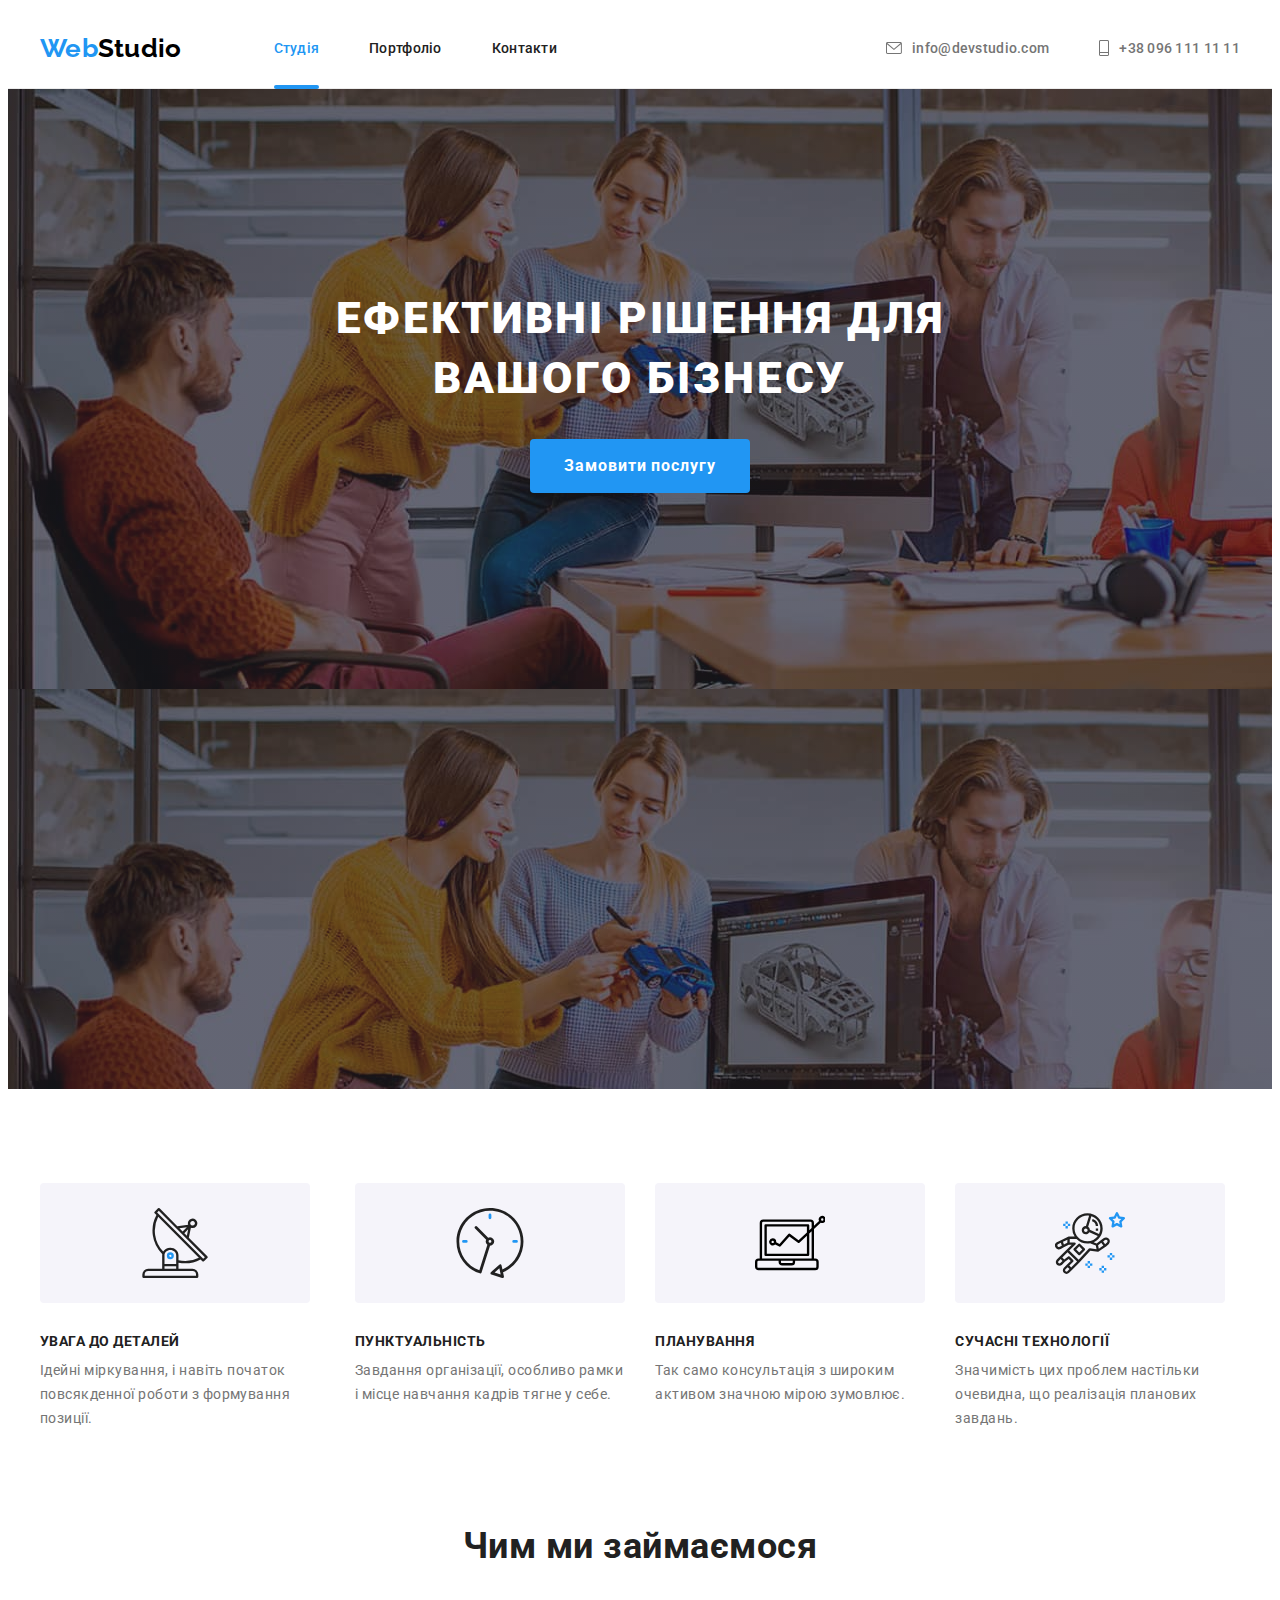
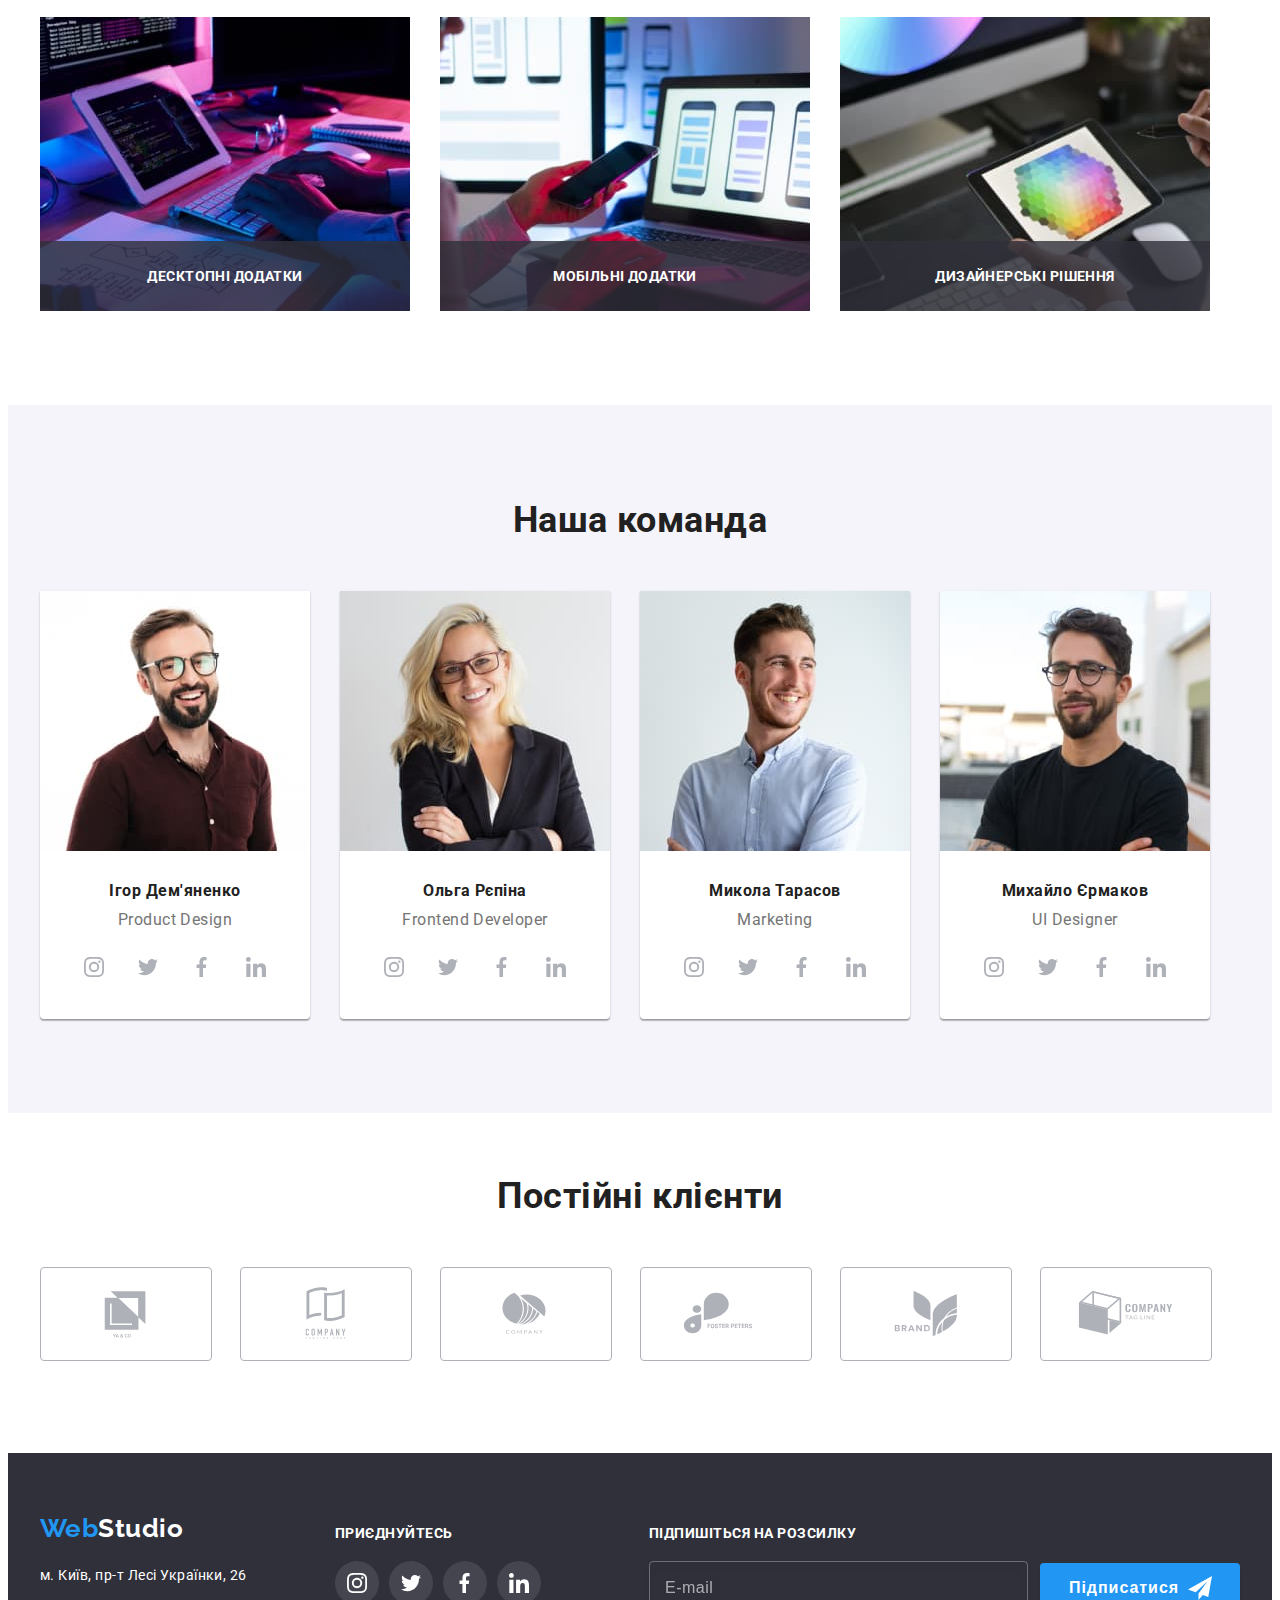
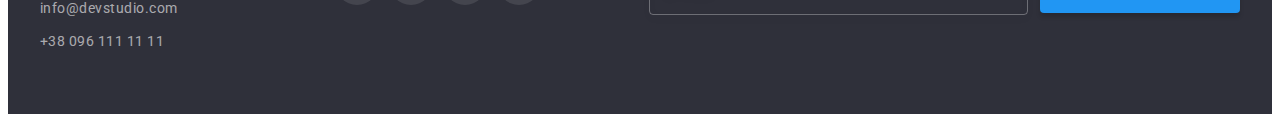
<file: index.html>
<!DOCTYPE html>
<html lang="uk">

<head>
  <meta charset="UTF-8">
  <meta http-equiv="X-UA-Compatible" content="IE=edge">
  <meta name="viewport" content="width=device-width, initial-scale=1.0">
  <title>Document</title>
  <link rel="stylesheet" href="https://cdnjs.cloudflare.com/ajax/libs/modern-normalize/1.1.0/modern-normalize.min.css"
    integrity="sha512-wpPYUAdjBVSE4KJnH1VR1HeZfpl1ub8YT/NKx4PuQ5NmX2tKuGu6U/JRp5y+Y8XG2tV+wKQpNHVUX03MfMFn9Q=="
    crossorigin="anonymous" referrerpolicy="no-referrer" />
  <link href="https://fonts.googleapis.com/css2?family=Raleway:wght@700&family=Roboto:wght@400;500;700;900&display=swap"
    rel="stylesheet">
  <link rel="stylesheet" href="./css/styles.css">
</head>

<body>
  <header class="header">
    <div class="container-nav container">
      <nav class="nav">
        <a class="logo link" href="./index.html" lang="en">Web<span class="logo-header-studio">Studio</span></a>
        <ul class="list nav-list">
          <li class="nav-item"><a class="link header-nav current" href="./index.html">Студія</a></li>
          <li class="nav-item"><a class="link header-nav" href="./portfolio.html">Портфоліо</a></li>
          <li class="nav-item"><a class="link header-nav" href="#footer">Контакти</a></li>
        </ul>
        <ul class="list header-contacts">
          <li class="header-contact-item"><a class="link link-contacts" href="mailto:info@devstudio.com"> <svg
                class="header-icon" width="16" height="12">
                <use href="./images/symbol-defs.svg#icon-mail"></use>
              </svg> info@devstudio.com</a></li>
          <li class="header-contact-item"><a class="link link-contacts" href="tel:+380961111111"> <svg
                class="header-icon" width="10" height="16">
                <use href="./images/symbol-defs.svg#icon-phone"></use>
              </svg> +38 096 111 11 11</a></li>
        </ul>
      </nav>
    </div>
  </header>

  <main>
    <section class="hero section">
      <div class="container">
        <h1 class="title-hero"> Ефективні рішення для <br> вашого бізнесу </h1>
        <button type="button" class="btn-hero" data-modal-open>Замовити послугу</button>
      </div>
    </section>

    <section class="benefits section">
      <div class="container">
        <h2 class="visually-hidden">Наші переваги</h2>
        <ul class="list list-benefits">
          <li class="item">
            <div class="cont-benefits-icon">
              <svg class="benefits-icon" width="70" height="70">
                <use href="./images/symbol-defs.svg#icon-antenna"></use>
              </svg>
            </div>
            <h3 class="benefits-subtitle">УВАГА ДО ДЕТАЛЕЙ</h3>
            <p class="benefits-text">Ідейні міркування, і навіть початок повсякденної роботи з формування
              позиції.</p>
          </li>
          <li class="item">
            <div class="cont-benefits-icon">
              <svg class="benefits-icon" width="70" height="70">
                <use href="./images/symbol-defs.svg#icon-clock"></use>
              </svg>
            </div>
            <h3 class="benefits-subtitle">ПУНКТУАЛЬНІСТЬ</h3>
            <p class="benefits-text">Завдання організації, особливо рамки і місце навчання кадрів тягне у
              себе.</p>
          </li>
          <li class="item">
            <div class="cont-benefits-icon">
              <svg class="benefits-icon" width="70" height="70">
                <use href="./images/symbol-defs.svg#icon-comp"></use>
              </svg>
            </div>
            <h3 class="benefits-subtitle">ПЛАНУВАННЯ</h3>
            <p class="benefits-text">Так само консультація з широким активом значною мірою зумовлює.</p>
          </li>
          <li class="item">
            <div class="cont-benefits-icon">
              <svg class="benefits-icon" width="70" height="70">
                <use href="./images/symbol-defs.svg#icon-astronaut"></use>
              </svg>
            </div>
            <h3 class="benefits-subtitle">СУЧАСНІ ТЕХНОЛОГІЇ</h3>
            <p class="benefits-text">Значимість цих проблем настільки очевидна, що реалізація планових
              завдань.</p>
          </li>
        </ul>
      </div>
    </section>

    <section class="work section">
      <div class="container">
        <h2 class="work-title">Чим ми займаємося</h2>
        <ul class="list work-list">
          <li class="work-item"><img src="./images/img.jpg" alt="Робота за комп'ютером" width="370" height="294">
            <h3 class="work-text">Десктопні додатки</h3>
          </li>
          <li class="work-item"><img src="./images/phone.jpg" alt="Робота з телефоном та комп'тером" width="370"
              height="294">
            <h3 class="work-text">Мобільні додатки</h3>
          </li>
          <li class="work-item"><img src="./images/color.jpg" alt="Вибір кольору для макету" width="370" height="294">
            <h3 class="work-text">Дизайнерські рішення</h3>
          </li>
        </ul>
      </div>
    </section>

    <section class="team section">
      <div class="container">
        <h2 class="team-title">Наша команда</h2>
        <ul class="list">
          <li class="team-list">
            <img class="img" src="./images/igor.jpg" alt="Хлопець в окулярах та коричневій сорочці" width="270"
              height="260">
            <div class="team-about">
              <h3 class="team-name">Ігор Дем'яненко</h3>
              <p class="team-text">Product Design</p>
              <ul class="list-social">
                <li class="item-social list"><a href="" class="link-social link"> <svg class="soc-icon" width="20"
                      height="20">
                      <use href="./images/symbol-defs.svg#icon-instagram"></use>
                    </svg></a></li>
                <li class="item-social list"><a href="" class="link-social link"><svg class="soc-icon" width="20"
                      height="20">
                      <use href="./images/symbol-defs.svg#icon-twitter"></use>
                    </svg></a></li>
                <li class="item-social list"><a href="" class="link-social link"><svg class="soc-icon" width="20"
                      height="20">
                      <use href="./images/symbol-defs.svg#icon-fb"></use>
                    </svg></a></li>
                <li class="item-social list"><a href="" class="link-social link"><svg class="soc-icon" width="20"
                      height="20">
                      <use href="./images/symbol-defs.svg#icon-linkedin"></use>
                    </svg></a></li>
              </ul>
            </div>
          </li>
          <li class="team-list">
            <img class="img" src="./images/olga.jpg" alt="Білявка в окулярах" width="270" height="260">
            <div class="team-about">
              <h3 class="team-name">Ольга Рєпіна</h3>
              <p class="team-text">Frontend Developer</p>
              <ul class="list-social">
                <li class="item-social list"><a href="" class="link-social link"> <svg class="soc-icon" width="20"
                      height="20">
                      <use href="./images/symbol-defs.svg#icon-instagram"></use>
                    </svg></a></li>
                <li class="item-social list"><a href="" class="link-social link"><svg class="soc-icon" width="20"
                      height="20">
                      <use href="./images/symbol-defs.svg#icon-twitter"></use>
                    </svg></a></li>
                <li class="item-social list"><a href="" class="link-social link"><svg class="soc-icon" width="20"
                      height="20">
                      <use href="./images/symbol-defs.svg#icon-fb"></use>
                    </svg></a></li>
                <li class="item-social list"><a href="" class="link-social link"><svg class="soc-icon" width="20"
                      height="20">
                      <use href="./images/symbol-defs.svg#icon-linkedin"></use>
                    </svg></a></li>
              </ul>
            </div>
          </li>
          <li class="team-list">
            <img class="img" src="./images/mykola.jpg" alt="Усміхнений хлопець у білій сорочці" width="270"
              height="260">
            <div class="team-about">
              <h3 class="team-name">Микола Тарасов</h3>
              <p class="team-text">Marketing</p>
              <ul class="list-social">
                <li class="item-social list"><a href="" class="link-social link"> <svg class="soc-icon" width="20"
                      height="20">
                      <use href="./images/symbol-defs.svg#icon-instagram"></use>
                    </svg></a></li>
                <li class="item-social list"><a href="" class="link-social link"><svg class="soc-icon" width="20"
                      height="20">
                      <use href="./images/symbol-defs.svg#icon-twitter"></use>
                    </svg></a></li>
                <li class="item-social list"><a href="" class="link-social link"><svg class="soc-icon" width="20"
                      height="20">
                      <use href="./images/symbol-defs.svg#icon-fb"></use>
                    </svg></a></li>
                <li class="item-social list"><a href="" class="link-social link"><svg class="soc-icon" width="20"
                      height="20">
                      <use href="./images/symbol-defs.svg#icon-linkedin"></use>
                    </svg></a></li>
              </ul>
            </div>
          </li>
          <li class="team-list">
            <img class="img" src="./images/myhaylo.jpg" alt="Хлопець в окулярах та чорній футболці" width="270"
              height="260">
            <div class="team-about">
              <h3 class="team-name">Михайло Єрмаков</h3>
              <p class="team-text">UI Designer</p>
              <ul class="list-social">
                <li class="item-social list"><a href="" class="link-social link"> <svg class="soc-icon" width="20"
                      height="20">
                      <use href="./images/symbol-defs.svg#icon-instagram"></use>
                    </svg></a></li>
                <li class="item-social list"><a href="" class="link-social link"><svg class="soc-icon" width="20"
                      height="20">
                      <use href="./images/symbol-defs.svg#icon-twitter"></use>
                    </svg></a></li>
                <li class="item-social list"><a href="" class="link-social link"><svg class="soc-icon" width="20"
                      height="20">
                      <use href="./images/symbol-defs.svg#icon-fb"></use>
                    </svg></a></li>
                <li class="item-social list"><a href="" class="link-social link"><svg class="soc-icon" width="20"
                      height="20">
                      <use href="./images/symbol-defs.svg#icon-linkedin"></use>
                    </svg></a></li>
              </ul>
            </div>
          </li>
        </ul>
      </div>
    </section>
    <section class="section clients container">
      <h2 class="title-clients"> Постійні клієнти</h2>
      <ul class="clients-list list">
        <li class="client-items">
          <a href="" class="client-link link">
            <svg class="client-icon">
              <use href="./images/symbol-defs.svg#icon-company1"></use>
            </svg>
          </a>
        </li>

        <li class="client-items">
          <a href="" class="client-link link">
            <svg class="client-icon">
              <use href="./images/symbol-defs.svg#icon-company2"></use>
            </svg>
          </a>
        </li>

        <li class="client-items">
          <a href="" class="client-link link">
            <svg class="client-icon">
              <use href="./images/symbol-defs.svg#icon-company3"></use>
            </svg>
          </a>
        </li>

        <li class="client-items">
          <a href="" class="client-link link">
            <svg class="client-icon">
              <use href="./images/symbol-defs.svg#icon-company4"></use>
            </svg>
          </a>
        </li>

        <li class="client-items">
          <a href="" class="client-link link">
            <svg class="client-icon">
              <use href="./images/symbol-defs.svg#icon-company5"></use>
            </svg>
          </a>
        </li>

        <li class="client-items">
          <a href="" class="client-link link">
            <svg class="client-icon">
              <use href="./images/symbol-defs.svg#icon-company6"></use>
            </svg>
          </a>
        </li>
      </ul>
    </section>
  </main>
  <footer class="footer " id="footer">
    <div class="container">

      <div class="cont-contacts">
        <a class="link logo logo-foot" href="./index.html" lang="en">Web<span
            class="logo-foooter-studio">Studio</span></a>
        <address>
          <ul class="list footer-list">
            <li class="footer-item"> <a class="link footer-address cont-hover"
                href="https://goo.gl/maps/FNzLWQuzZqBwpCxM9" target="_blank" rel="noopener noreferrer nofollow">м. Київ,
                пр-т Лесі Українки, 26</a> </li>
            <li class="footer-item"> <a class="link footer-cont cont-hover"
                href="mailto:info@devstudio.com">info@devstudio.com</a> <br></li>
            <li class="footer-item"> <a class="link footer-cont cont-hover" href="tel:+380961111111">+38 096
                111 11
                11</a> </li>
          </ul>
        </address>
      </div>
      <div class="invite-container">
        <h2 class="footer-comming">приєднуйтесь</h2>
        <ul class="social-list list footer-sl">
          <li class="item-social list"><a href="" class="link-social link footer-link-social"> <svg class="footer-icon"
                width="20" height="20">
                <use href="./images/symbol-defs.svg#icon-instagram"></use>
              </svg></a></li>
          <li class="item-social list"><a href="" class="link-social link footer-link-social"><svg class="footer-icon"
                width="20" height="20">
                <use href="./images/symbol-defs.svg#icon-twitter"></use>
              </svg></a></li>
          <li class="item-social list"><a href="" class="link-social link footer-link-social"><svg class="footer-icon"
                width="20" height="20">
                <use href="./images/symbol-defs.svg#icon-fb"></use>
              </svg></a></li>
          <li class="item-social list"><a href="" class="link-social link footer-link-social"><svg class="footer-icon"
                width="20" height="20">
                <use href="./images/symbol-defs.svg#icon-linkedin"></use>
              </svg></a></li>
        </ul>
      </div>
      <div class="footer-form-cont">
        <h2 class="footer-form-title">Підпишіться на розсилку</h2>
        <form class="sub-form">
          <div class="footer-form">
          <label for="sub-email"></label>
          <input type="email" class="sub-input" name="sub-email" placeholder="E-mail" required id="sub-email">
          <div class="btn-cont">
          <button type="submit" class="btn-sub">Підписатися</button>
          <svg class="icon-sub" width="24" height="24">
            <use href="./images/symbol-defs.svg#icon-sub"></use>
          </svg>
            </div>
          </div>
        </form>
      </div>
    </div>
  </footer>

  <div class="backdrop is-hidden" data-modal>
    <div class="modal">
      <button type="button" class="btn-modal" data-modal-close>
        <svg class="icon-close" width="18" height="18">
          <use href="./images/symbol-defs.svg#icon-close"></use>
        </svg>
      </button>
      <p class="modal-title">Залиште свої дані, ми вам передзвонимо</p>
      <form class="modal-form">
        <div class="modal-field">
        <label for="user-name" class="input-lable">Ім'я</label>
        <span class="input-wrapper">
          <input type="text" name="user-name" class="modal-input" required id="user-name">
          <svg class="modal-icon">
            <use href="./images/symbol-defs.svg#icon-person-modal"></use>
          </svg>
        </span>
        </div>

        <div class="modal-field">
        <label for="user-tel" class="input-lable">Телефон</label>
        <span class="input-wrapper">
          <input type="tel" name="user-tel" class="modal-input" required id="user-tel">
          <svg class="modal-icon">
            <use href="./images/symbol-defs.svg#icon-phone-modal"></use>
          </svg>
        </span>
        </div>

          <div class="modal-field">
        <label for="user-email" class="input-lable">Пошта</label>
        <span class="input-wrapper">
          <input type="email" name="user-email" class="modal-input" required id="user-email">
          <svg class="modal-icon">
            <use href="./images/symbol-defs.svg#icon-email-modal"></use>
          </svg>
        </span>
        </div>
        <div class="modal-field">
          <label for="user-text" class="input-lable">Коментар</label>
          <textarea name="user-text" id="user-text" class="modal-textarea"
          placeholder="Введіть текст"></textarea>
        </div>

        <div class="modal-field check-road">
          <input type="checkbox" id="policy"  name="policy" class="modal-check visually-hidden" required value="true">
          <label for="policy" class="check-text">
        <span>
          <svg class="check-icon" width="16" height="15">
            <use href="./images/symbol-defs.svg#icon-check"></use>
          </svg>
        </span> 
        Погоджуюся з розсилкою та приймаю <a href="#" class="check-link">Умови договору</a></label>
        </div>

        <button type="submit" class="btn-send">Відправити</button>

      </form>
    </div>
  </div>

  <script src="./js/modal.js"></script>
</body>

</html>
</file>
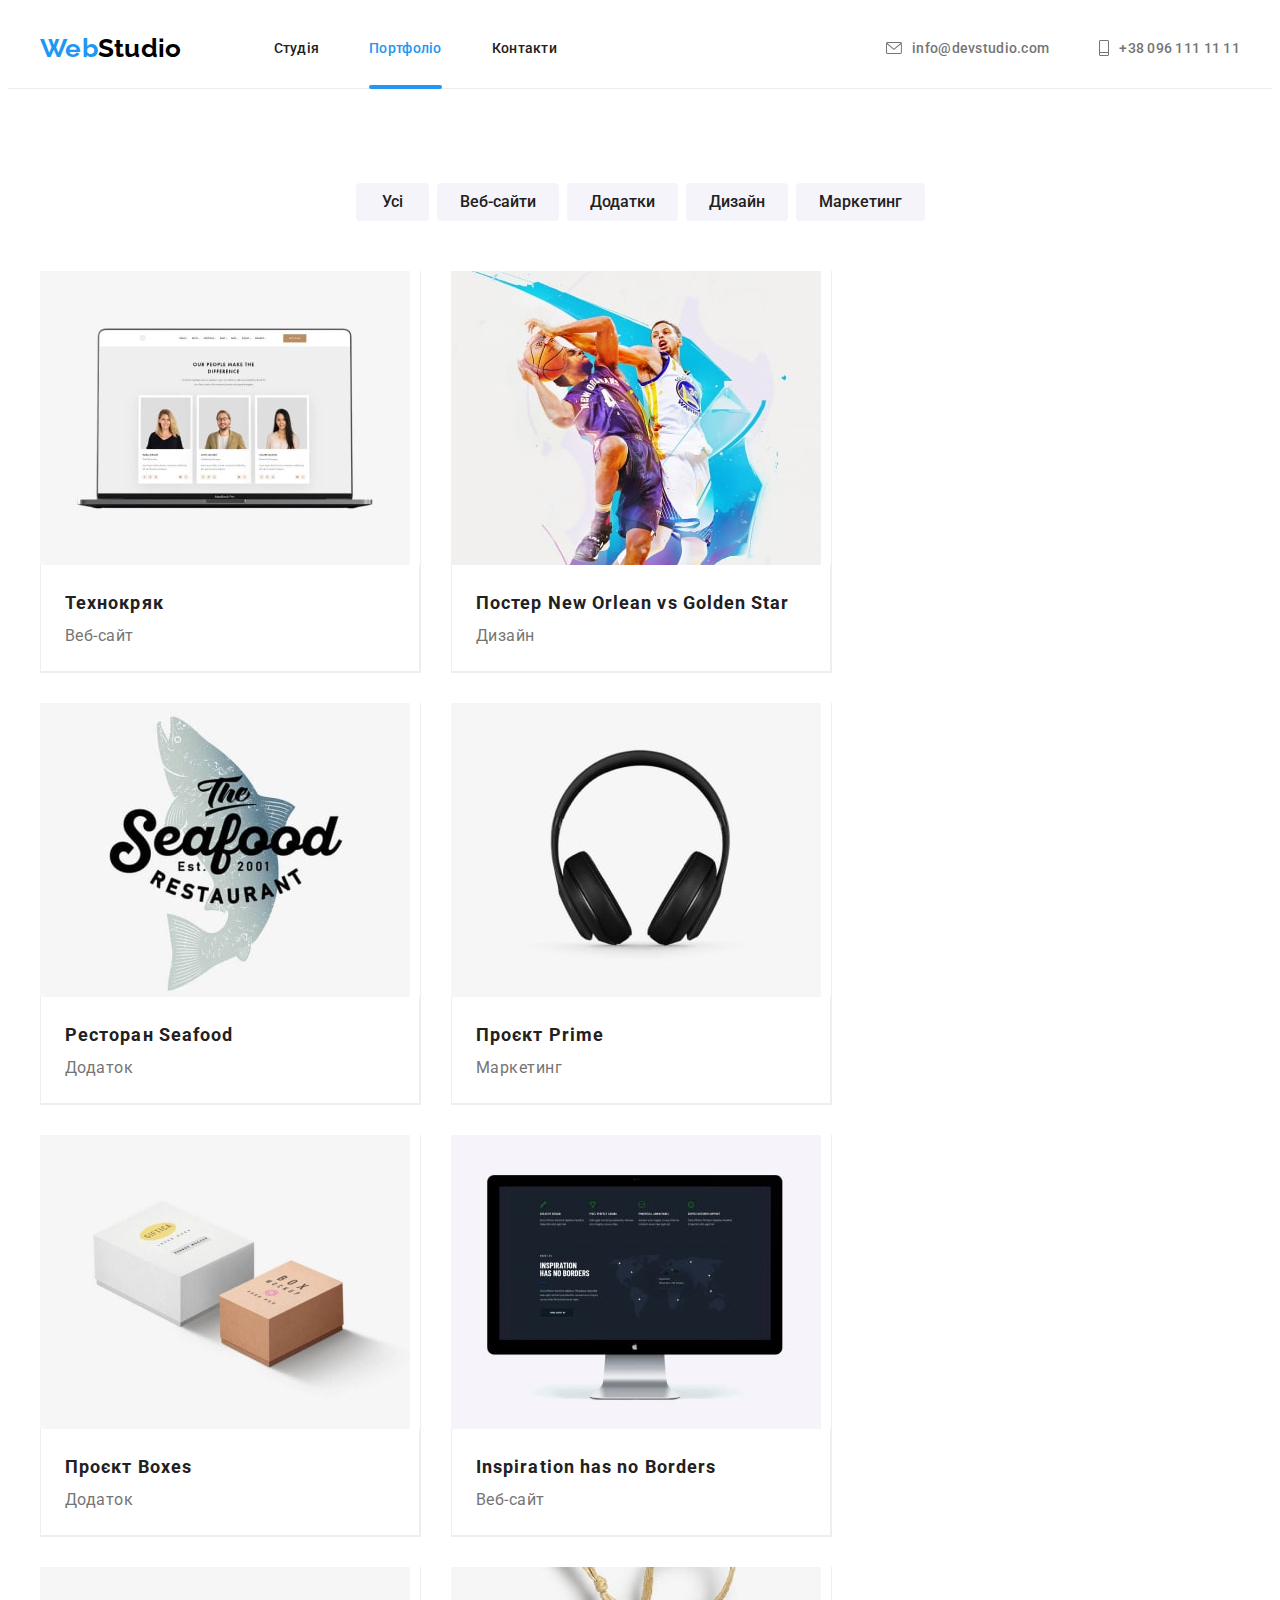
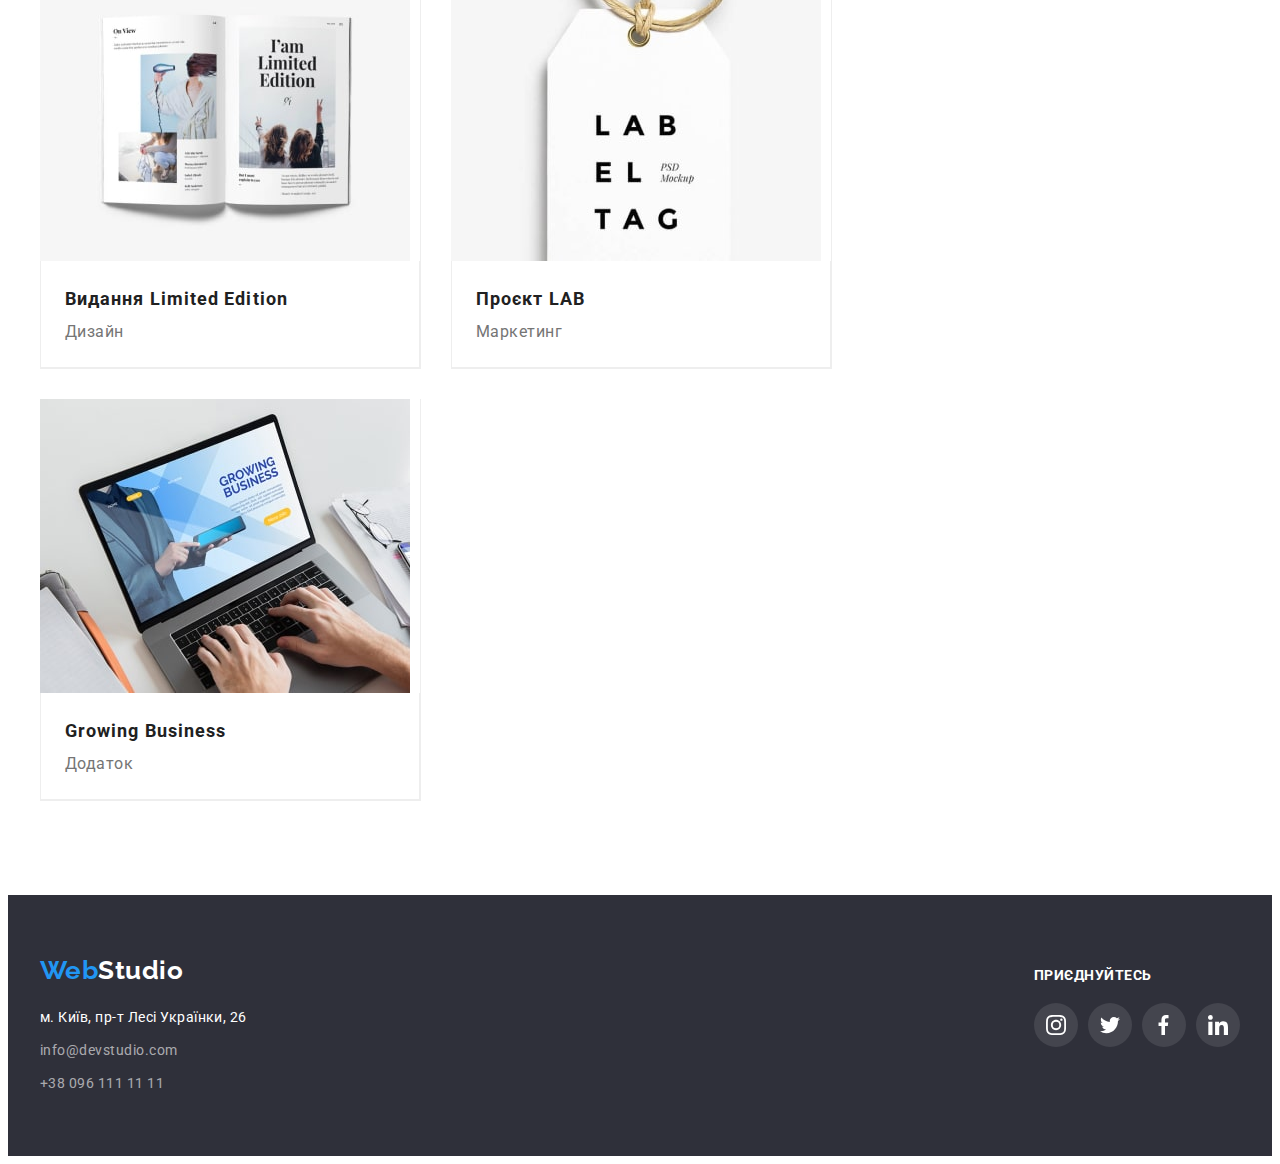
<file: portfolio.html>
<!DOCTYPE html>
<html lang="uk">

<head>
  <meta charset="UTF-8">
  <meta http-equiv="X-UA-Compatible" content="IE=edge">
  <meta name="viewport" content="width=device-width, initial-scale=1.0">
  <title>Portfolio</title>
  <link rel="stylesheet" href="https://cdnjs.cloudflare.com/ajax/libs/modern-normalize/1.1.0/modern-normalize.min.css"
    integrity="sha512-wpPYUAdjBVSE4KJnH1VR1HeZfpl1ub8YT/NKx4PuQ5NmX2tKuGu6U/JRp5y+Y8XG2tV+wKQpNHVUX03MfMFn9Q=="
    crossorigin="anonymous" referrerpolicy="no-referrer" />
  <link href="https://fonts.googleapis.com/css2?family=Raleway:wght@700&family=Roboto:wght@400;500;700;900&display=swap"
    rel="stylesheet">
  <link rel="stylesheet" href="./css/styles.css">
</head>

<body>
<header class="header">
  <div class="container-nav container">
    <nav class="nav">
      <a class="logo link" href="./index.html" lang="en">Web<span class="logo-header-studio">Studio</span></a>
      <ul class="list nav-list">
        <li class="nav-item"><a class="link header-nav" href="./index.html">Студія</a></li>
        <li class="nav-item"><a class="link header-nav  current" href="./portfolio.html">Портфоліо</a></li>
        <li class="nav-item"><a class="link header-nav" href="#footer">Контакти</a></li>
      </ul>
      <ul class="list header-contacts">
        <li class="header-contact-item"><a class="link link-contacts" href="mailto:info@devstudio.com"> <svg
              class="header-icon" width="16" height="12">
              <use href="./images/symbol-defs.svg#icon-mail"></use>
            </svg> info@devstudio.com</a></li>
        <li class="header-contact-item"><a class="link link-contacts" href="tel:+380961111111"> <svg class="header-icon"
              width="10" height="16">
              <use href="./images/symbol-defs.svg#icon-phone"></use>
            </svg> +38 096 111 11 11</a></li>
      </ul>
    </nav>
  </div>
</header>

  <main>
    <section class="section">
      <div class="container">
      <h2 class="visually-hidden">Портфоліо</h2>
      <div>
      <ul class="list btn-filter">
        <li><button type="button" class="btn-filtr">Усі</button></li>
        <li><button type="button" class="btn-filtr">Веб-сайти</button></li>
        <li><button type="button" class="btn-filtr">Додатки</button></li>
        <li><button type="button" class="btn-filtr">Дизайн</button></li>
        <li><button type="button" class="btn-filtr">Маркетинг</button></li>
      </ul>
      </div>
      <div>
      <ul class="list list-example">
        <li class="examples-item">
             <a class="link link-examples" href="#">         
              <div class="for-overlay">    
              <img src="./images/portfolio1.jpg" alt="Екран ноутбука" Width="370" Height="294">
                  <p class="overlay">Ресурс пропонує комплексні пропозиції з різним рівнем функціоналу та сервісів. Все це дозволить відвідувачу отримати вичерпні відомості про компанію чи приватну особу.</p>
              </div>
                  <div class="cont-porfolio">
                    <h3 class="examples-title">Технокряк</h3> 
                    <p class="examples-text">Веб-сайт</p>
                  </div>
              </a>
        </li>
        <li class="examples-item">
              <a  class="link link-examples" href="#">           
                <div class="for-overlay">  
                <img src="./images/portfolio2.jpg" alt="Два баскетболіста" Width="370" Height="294">
                  <p class="overlay">Ресурс пропонує комплексні пропозиції з різним рівнем функціоналу та сервісів. Все це дозволить відвідувачу отримати вичерпні відомості про компанію чи приватну особу.</p>
                </div>
                  <div class="cont-porfolio">
                    <h3 class="examples-title">Постер New Orlean vs Golden Star</h3>
                    <p class="examples-text">Дизайн</p>
                  </div>
              </a>
        </li>
        <li class="examples-item">
              <a  class="link link-examples" href="#">
                <div class="for-overlay">
                <img src="./images/portfolio3.jpg" alt="Лого ресторану Seafood" Width="370" Height="294">
                <p class="overlay">Ресурс пропонує комплексні пропозиції з різним рівнем функціоналу та сервісів. Все це дозволить відвідувачу отримати вичерпні відомості про компанію чи приватну особу.</p>
                </div>
                <div class="cont-porfolio">
                  <h3 class="examples-title">Ресторан Seafood</h3>
                  <p class="examples-text">Додаток</p>
                </div>
              </a>
        </li>
        <li class="examples-item">
              <a class="link link-examples"  href="#">
                <div class="for-overlay">
                <img src="./images/portfolio4.jpg" alt="Навушники" Width="370" Height="294">
                <p class="overlay">Ресурс пропонує комплексні пропозиції з різним рівнем функціоналу та сервісів. Все це дозволить відвідувачу отримати вичерпні відомості про компанію чи приватну особу.</p>
                </div>
                <div class="cont-porfolio">
                  <h3 class="examples-title">Проєкт Prime</h3>
                  <p class="examples-text">Маркетинг</p>
                </div>
              </a>
        </li>
        <li class="examples-item">
              <a  class="link link-examples" href="#">
                <div class="for-overlay">
                <img src="./images/portfolio5.jpg" alt="Дві коробки" Width="370" Height="294">
                <p class="overlay">Ресурс пропонує комплексні пропозиції з різним рівнем функціоналу та сервісів. Все це дозволить відвідувачу отримати вичерпні відомості про компанію чи приватну особу.</p>
                </div>
                <div class="cont-porfolio">
                  <h3 class="examples-title">Проєкт Boxes</h3>
                  <p class="examples-text">Додаток</p>
                </div>
              </a>
        </li>
        <li class="examples-item">
              <a class="link link-examples"  href="#">
                <div class="for-overlay">
                <img src="./images/portfolio6.jpg" alt="Зображення веб-сайту на моніторі" Width="370" Height="294">
                <p class="overlay">Ресурс пропонує комплексні пропозиції з різним рівнем функціоналу та сервісів. Все це дозволить відвідувачу отримати вичерпні відомості про компанію чи приватну особу.</p>
                </div>
                <div class="cont-porfolio">
                <h3 class="examples-title">Inspiration has no Borders</h3>
                <p class="examples-text">Веб-сайт</p>
                </div>
              </a>
        </li>
        <li class="examples-item">
              <a class="link link-examples"  href="#">
                <div class="for-overlay">
                <img src="./images/portfolio7.jpg" alt="Розгорнута книга" Width="370" Height="294">
                <p class="overlay">Ресурс пропонує комплексні пропозиції з різним рівнем функціоналу та сервісів. Все це дозволить відвідувачу отримати вичерпні відомості про компанію чи приватну особу.</p>
             </div><div class="cont-porfolio">
                <h3 class="examples-title">Видання Limited Edition</h3>
                <p class="examples-text">Дизайн</p>
                </div>
              </a>
        </li>
        <li class="examples-item">
              <a  class="link link-examples" href="#">
                <div class="for-overlay">
                <img src="./images/portfolio8.jpg" alt="Лейбл" Width="370" Height="294">
                <p class="overlay">Ресурс пропонує комплексні пропозиції з різним рівнем функціоналу та сервісів. Все це дозволить відвідувачу отримати вичерпні відомості про компанію чи приватну особу.</p>
                </div>
                <div class="cont-porfolio">
                  <h3 class="examples-title">Проєкт LAB</h3>
                  <p class="examples-text">Маркетинг</p>
                </div>
              </a>
        </li>
        <li class="examples-item" >
              <a class="link link-examples"  href="#">
                <div class="for-overlay">
                <img src="./images/portfolio9.jpg" alt="Лейбл" Width="370" Height="294">
                <p class="overlay">Ресурс пропонує комплексні пропозиції з різним рівнем функціоналу та сервісів. Все це дозволить відвідувачу отримати вичерпні відомості про компанію чи приватну особу.</p>
                </div>
                <div class="cont-porfolio">
                  <h3 class="examples-title">Growing Business</h3>
                  <p class="examples-text">Додаток</p>
                </div>
              </a>
        </li>
      </ul>
      </div>
      </div>
    </section>

  </main>

    <footer class="footer" id="footer">
  <div class="container">
  
    <div class="cont-contacts">
      <a class="link logo logo-foot" href="./index.html" lang="en">Web<span class="logo-foooter-studio">Studio</span></a>
      <address>
        <ul class="list footer-list">
          <li class="footer-item"> <a class="link footer-address cont-hover" href="https://goo.gl/maps/FNzLWQuzZqBwpCxM9"
              target="_blank" rel="noopener noreferrer nofollow">м. Київ,
              пр-т Лесі Українки, 26</a> </li>
          <li class="footer-item"> <a class="link footer-cont cont-hover"
              href="mailto:info@devstudio.com">info@devstudio.com</a> <br></li>
          <li class="footer-item"> <a class="link footer-cont cont-hover" href="tel:+380961111111">+38 096 111 11 11</a>
          </li>
        </ul>
      </address>
    </div>
    <div class="invite-container">
      <h2 class="footer-comming">приєднуйтесь</h2>
      <ul class="social-list list footer-sl">
        <li class="item-social list"><a href="" class="link-social link footer-link-social"> <svg class="footer-icon"
              width="20" height="20">
              <use href="./images/symbol-defs.svg#icon-instagram"></use>
            </svg></a></li>
        <li class="item-social list"><a href="" class="link-social link footer-link-social"><svg class="footer-icon"
              width="20" height="20">
              <use href="./images/symbol-defs.svg#icon-twitter"></use>
            </svg></a></li>
        <li class="item-social list"><a href="" class="link-social link footer-link-social"><svg class="footer-icon"
              width="20" height="20">
              <use href="./images/symbol-defs.svg#icon-fb"></use>
            </svg></a></li>
        <li class="item-social list"><a href="" class="link-social link footer-link-social"><svg class="footer-icon"
              width="20" height="20">
              <use href="./images/symbol-defs.svg#icon-linkedin"></use>
            </svg></a></li>
      </ul>
    </div>
  </div>
    </footer>


</body>

</html>
</file>
<file: css/styles.css>
:root {
  --bgc-basic: #FFFFFF;
  --bgc-second: #2F303A;
  --bgc-team: #F5F4FA;
  --color-blue: #2196F3;
  --color-font-first: #757575;
  --color-font-logo: #000000;
  --color-font-second: #212121;
  --color-font-third: #ffffff;
  --color-font-contacts: rgba(255, 255, 255, 0.6);
  --btn-hero-bgc-active: #188CE8;
  --bgc-benefits: #F5F4FA;
  --icon-color: #afb1b8;
  --bgc-footer: #2F303A;
  --color-border: #EEEEEE;
  --color-placeholder: rgba(117, 117, 117, 0.5);

}


/* -----------------------general--------------------- */
h1,
h2,
h3,
h4,
h5,
h6,
p {
  margin: 0;
}

ul {
  margin: 0;
  padding: 0;
}

.section {
  padding: 94px 0;
}

img {
  display: block; 
  max-width: 100%;
  height: auto;
}

.container {
  width: 1200px;
  padding-left: 15px;
  padding-right: 15px;
  margin: 0 auto;
}
body {
  background-color: var(--bgc-basic);
  font-family: 'Roboto', sans-serif, 'Raleway', sans-serif;
  color: var(--color-font-first);
  letter-spacing: 0.03em;
}

.link {
  text-decoration: none;
}

.list {
  list-style: none;
}
/*---------------------- header ---------------*/
.header {
  font-weight: 500;
  font-size: 14px;
  line-height: 1.1429;
  letter-spacing: 0.02em;
}

.header {
  border-bottom: 1px solid #ececec;
}

.nav {
  display: flex;
  align-items: center;
}

.logo {
   align-items: center;
   text-align: center;
   margin-right: 92px;

    font-family: 'Raleway';
    font-style: normal;
    font-weight: 700;
    font-size: 26px;
    line-height: 1.1923;
    color: var(--color-blue);
}

.logo-header-studio {
 color: var(--color-font-logo);
}

.header-nav {
  position: relative;
  display: block;
  padding-top: 32px;
  padding-bottom: 32px;
  color: var(--color-font-second);

  transition: color 250ms cubic-bezier(0.4, 0, 0.2, 1);
  
}


.nav-list {
  display: flex;
  align-items: center;
}

.header-contacts {
    display: flex;
    margin-left: auto;
    
  }

.header-contact-item+.header-contact-item {
  margin-left: 50px;
  
}

.header-contact-item {
  transition: color 250ms cubic-bezier(0.4, 0, 0.2, 1);
}

.nav-item:not(:last-child) {
  margin-right: 50px;
}
 
.header-nav:hover,
.header-nav:focus {
  color: var(--color-blue);

}


.header-nav.current {
  color: var(--color-blue);
 
}

.header-nav.current::after {
content: '';
position: absolute;
width: 100%;
height: 4px;
bottom: -1px;
left: 0;
background-color: var(--color-blue);
border-radius: 2px;
}

.link-contacts {
  display: flex;
  color: var(--color-font-first);
  padding-top: 32px;
  padding-bottom: 32px;
  align-items: center;


  transition: color 250ms cubic-bezier(0.4, 0, 0.2, 1);
}


.header-icon {
  margin-right: 10px;
  fill: currentColor;
  
  transition: fill 250ms cubic-bezier(0.4, 0, 0.2, 1);

}
.link-contacts:hover,
.link-contacts:focus {
  color: var(--color-blue);
 
}

.link-contacts:hover .header-icon,
.link-contacts:focus .header-icon {
  fill: var(--color-blue);
 
}



.conteiner-nav {
    display: flex;
    align-items: center;
    justify-content: space;
}


/* ---------------------hero--====------------ */
.hero {
      padding-top: 200px;
      padding-bottom: 200px;
      text-align: center;
      
      max-width: 1600px;
      min-height: 600px;
      margin-left: auto;
      margin-right: auto;

  background-image: linear-gradient(rgba(47, 48, 58, 0.4), rgba(47, 48, 58, 0.4)), url(../images/hero.jpg);
  
 
}

.title-hero {
  margin-bottom: 30px;
  margin-left: auto;
  margin-right: auto;
  max-width: 696px;

  font-weight: 900;
  font-size: 44px;
  line-height: 1.36;
  text-align: center;
  letter-spacing: 0.06em;
  text-transform: uppercase;
  color: var(--color-font-third);
}

.btn-hero {
  display: inline-block;
  min-width: 200px;
  border-radius: 4px;
  border-color: transparent;
  padding: 10px 32px;
  margin: 0 auto;

  font-family: inherit;
  font-weight: 700;
  font-size: 16px;
  line-height: 1.88;
  align-items: center;
  text-align: center;
  letter-spacing: 0.06em;
  color: var(--color-font-third);
  background-color: var(--color-blue);
  cursor: pointer;

  transition: background-color 250ms cubic-bezier(0.4, 0, 0.2, 1);
}

.btn-hero:hover,
.btn-hero:focus {
  background-color: var(--btn-hero-bgc-active)
}

/* -----------------------------benefits------------------ */
 
.visually-hidden {
    position: absolute;
    white-space: nowrap;
    width: 1px;
    height: 1px;
    overflow: hidden;
    border: 0;
    padding: 0;
    clip: rect(0 0 0 0);
    clip-path: inset(50%);
    margin: -1px;
  }
      
.benefits-subtitle {
    margin-bottom: 10px;

    font-size: 14px;
    line-height: 1.1429;
    text-transform: uppercase;
    color: var(--color-font-second);
}
  
.benefits-text {
    font-size: 14px;
    line-height: 1.71;
    }

.list-benefits{
  display: flex;
}


.list-benefits .item:not(:last-child) {
  margin-right: 30px;
}

.cont-benefits-icon {
  background-color: var(--bgc-benefits);
  margin-bottom: 30px;
  height: 120px;
  width: 270px;
  display: flex;
  justify-content: center;
  align-items: center;
  border-radius: 4px;
}


/* ---------------------work------------------- */
.work {
  padding-top: 0;
}
.work-title {
    margin-bottom: 50px;

    font-size: 36px;
    line-height: 1.17;
    text-align: center;
    color: var(--color-font-second);
}
.work .list {
  display: flex;
}

.work-item:not(:last-child) {
  width: 370px;
  margin-right: 30px;
}

.work-item {
  position: relative;
}

.work-text {
  position: absolute;
  
  bottom: 0;
  display: flex;
  align-items: center;
    justify-content: center;
  width: 100%;
  height: 70px; 

    font-size: 14px;
    line-height: calc(16/14);
    
    letter-spacing: 0.03em;
    text-transform: uppercase;
    background-color: rgba(47, 48, 58, 0.8);;
    color: var(--color-font-third)
}

/* -------------------team--------------- */
.team {
  background-color: var(--bgc-team);
}

.team-list:not(:last-child) {
  margin-right: 30px;
}

.team .list {
    display: flex;

}
.team-list {
  text-align: center;
    line-height: 1.19;
    background-color: var(--bgc-basic);
  box-shadow: 0px 1px 3px rgba(0, 0, 0, 0.12),
              0px 1px 1px rgba(0, 0, 0, 0.14),
              0px 2px 1px rgba(0, 0, 0, 0.2);
    border-radius: 0px 0px 4px 4px;
}



.team-title {
    margin-bottom: 50px;

    font-size: 36px;
    line-height: 1.17;
    text-align: center;
    color: var(--color-font-second);
}

.team-name {
    margin-bottom: 10px;

    font-size: 16px;
    color: var(--color-font-second);
}

.team-text {
  font-size: 16px;    
  margin-bottom: 16px;
}
.team-about {
  padding: 30px 32px;
  box-sizing: border-box;
}

.list-social {
  display: flex;
  justify-content: center;
  gap: 10px;
}

.item-social {
  width: 44px;
  height: 44px;
  
}

.link-social {
  width: 100%;
  height: 100%;
  border-radius: 50%;
  display: flex;
  align-items: center;
  justify-content: center;
  color: var(--icon-color);

  transition: color 250ms cubic-bezier(0.4, 0, 0.2, 1),
              background-color 250ms cubic-bezier(0.4, 0, 0.2, 1);
  
}

.soc-icon {
  fill: currentColor;
  transition: fill 250ms cubic-bezier(0.4, 0, 0.2, 1),
              background-color 250ms cubic-bezier(0.4, 0, 0.2, 1);
}

.link-social:hover,
.link-social:focus,
.team-list .soc-icon:hover,
.team-list .soc-icon:focus {
  background-color: var(--color-blue);
  color: var(--bgc-basic);
  fill: var(--bgc-basic);
}




/* ______________________clients_____________________ */
.clients {
  padding-top: 62px;
  padding-bottom: 94px;
}


.title-clients {
  margin-bottom: 50px;
    font-size: 36px;
    line-height: 1.17;
    text-align: center;
    color: var(--color-font-second);
}

.clients-list {
  text-align: center;
  gap: 30px;
display: flex;
color: var(--icon-color);

}
.client-items {
  width: 170px;
  height: 92px;
     
}

.client-icon {
    display: block;
      width: 106px;
      height: 60px;
      fill: currentColor;
}

.client-link {
  display: flex;
    justify-content: center;
    align-items: center;
    height: 100%;
    width: 100%;
    color: var(--icon-color);
    border: 1px solid var(--icon-color);
      border-radius: 4px;

  transition: color 250ms cubic-bezier(0.4, 0, 0.2, 1),
              background-color 250ms cubic-bezier(0.4, 0, 0.2, 1),
              border 250ms cubic-bezier(0.4, 0, 0.2, 1);

    
}

.client-link:hover,
.client-link:focus {
  color: var(--color-blue);
  border-color: var(--color-blue);
}
/* --------------------footer---------------- */
.footer {
  background-color: #2F303A;
  padding-top: 60px;
    padding-bottom: 60px;
    display: flex;
}

.footer .container  {
  display: flex;
  justify-content: space-between;
}
.logo-foooter-studio {
  color: var(--color-font-third);
}

.footer-address {
    font-style: normal;
    font-size: 14px;
    line-height: 1.71;
    color: var(--color-font-third);

    transition: color 250ms cubic-bezier(0.4, 0, 0.2, 1);
}

.footer-cont {
    font-style: normal;
    font-size: 14px;
    line-height: 1.71;
    color: var(--color-font-contacts);

    transition: color 250ms cubic-bezier(0.4, 0, 0.2, 1);
}

.cont-hover:hover,
.cont-hover:focus {
  color: var(--color-blue);
}

.logo-foot {
 margin-right: 0;
}

.footer-list {
  margin-top: 20px;
 
}


.footer-item:not(:last-child) {
  margin-bottom: 9px;
}

.footer-comming {
  display: flex;
    width: 116px;
    height: 16px;
     
    font-size: 14px;
    line-height: 16px;
    text-transform: uppercase;
  
    
    margin-bottom: 20px;
    margin-top: 12px;
}

.invite-container {
  color: var(--color-font-third);
  margin-left: 70px;
}

.footer-form-cont {
  color: var(--color-font-third);
    display: inline-block;
    margin-left: 90px;
      margin-right: 0;
    /* justify-content: space-between; */
}

.footer-form-title {
  display: flex;
    min-width: 200px;
    font-size: 14px;
    line-height: 16px;
    text-transform: uppercase;
  
  
    margin-bottom: 20px;
    margin-top: 12px;
}

.footer-sl {
  margin-left: 70px;
  display: flex;
  gap: 10px;
}

.social-list {
  margin-left: 0;
}
.footer-icon {
  fill: var(--color-font-third);
  
}

.footer-link-social {
  background: rgba(255, 255, 255, 0.1);
  transition: background-color 250ms cubic-bezier(0.4, 0, 0.2, 1);
}

.sub-input {
  width: 360px;
  height: 50px;
  background-color: transparent;
  border: 1px solid rgba(255, 255, 255, 0.3);
    filter: drop-shadow(0px 4px 4px rgba(0, 0, 0, 0.15));
    border-radius: 4px;

    font-weight: 400;
      font-size: 16px;
      line-height: 1.25;
      display: flex;
      align-items: center;
      letter-spacing: 0.03em;
    
      color: rgba(255, 255, 255, 0.6);
      padding-left: 15px;
      transition: border-color 250ms cubic-bezier(0.4, 0, 0.2, 1);
}

.footer-form input::placeholder {
  font-weight: 400;
  font-size: 16px;
  line-height: 1.25;
  display: flex;
  align-items: center;
  letter-spacing: 0.03em;
  color: rgba(255, 255, 255, 0.6);
}

.footer-form {
  position: relative;
   display: flex;
  justify-content: space-between;
  align-items: center;
}

.btn-sub {
    display: block;
    outline: transparent;
    cursor: pointer;
    padding: 10px 62px 10px 29px;
    border-width: 0;

  width: 200px;
    height: 50px;
    background: #2196F3;
    box-shadow: 0px 4px 4px rgba(0, 0, 0, 0.15);
    border-radius: 4px;
    border-color: transparent;

    font-weight: 700;
      font-size: 16px;
      line-height: 1.88;
      align-items: center;
      text-align: center;
      letter-spacing: 0.06em;
    
      color: var(--color-font-third);
    margin-left: 12px;
    transition: background-color 250ms cubic-bezier(0.4, 0, 0.2, 1);
    
}

.btn-sub:hover,
.btn-sub:focus {
  background-color: var(--btn-hero-bgc-active) ;
}

.btn-cont>.btn-sub {

  display: block;
}

.icon-sub {
  position: absolute;
  fill: var(--bgc-basic);
  top: 50%;
    right: 28px;
  
    transform: translateY(-50%);
    cursor: pointer;
    
}

.sub-input:focus,
.sub-input:hover,
.sub-input:active {
  border-color: var(--color-blue);
  outline: 0;
  outline-offset: 0;
  cursor: pointer;
}


  /* -----------------------PORTFOLIO!!!!!-------------------- */
.btn-filtr {
    font-family: inherit;
    font-weight: 500;
    font-size: 16px;
    line-height: 1.5;
    text-align: center;
    color: var(--color-font-second);
    background-color: #F5F4FA;
    cursor: pointer;
    min-width: 73px;
    height: 38px;
    border-radius: 4px;
    border: 1px solid transparent;
    padding: 6px 22px;

    transition: color 250ms cubic-bezier(0.4, 0, 0.2, 1),
        background-color 250ms cubic-bezier(0.4, 0, 0.2, 1),
        box-shadow 250ms cubic-bezier(0.4, 0, 0.2, 1);
}

.btn-filter {
  display: flex;
  gap: 8px;
  margin-bottom: 50px;
  justify-content: center;

  }

.list-example {
  display: flex;
  flex-wrap: wrap;
  gap: 30px;
 
}


.btn-filtr:hover,
.btn-filtr:focus {
  color: var(--color-font-third);
  background-color: var(--color-blue);
  box-shadow: 0px 3px 1px rgba(0, 0, 0, 0.1), 0px 1px 2px rgba(0, 0, 0, 0.08), 0px 2px 2px rgba(0, 0, 0, 0.12);
}

.examples-title {
    flex-wrap: nowrap;
    font-size: 18px;
    line-height: 2.0;
    letter-spacing: 0.06em;
    color: var(--color-font-second);
    
   
   
}

.examples-text {
    font-size: 16px;
    line-height: 1.875;
    color: var(--color-font-first);
   
}

.examples-item {
  background-color: var(--color-font-third);
  width: calc((100% - 60px) / 3);
  border-right:1px solid var(--color-border);
  border-bottom: 1px solid var(--color-border)
}

.cont-porfolio {
  border-right: 1px solid var(--color-border);
    border-bottom: 1px solid var(--color-border);
    border-left: 1px solid var(--color-border);
    padding: 20px 24px;
}

.link-examples {
  display: block;
  transition: box-shadow 250ms cubic-bezier(0.4, 0, 0.2, 1);}

.link-examples:hover,
.link-examples:focus {
  box-shadow: 0px 1px 1px rgba(0, 0, 0, 0.12), 0px 4px 4px rgba(0, 0, 0, 0.06), 1px 4px 6px rgba(0, 0, 0, 0.16);
  
}

.for-overlay {
position: relative;
overflow: hidden;
}

.overlay {

  position: absolute;
  top: 0;
  left: 0;
  background-color: rgba(33, 150, 243, 0.9);
  width: 100%;
  height: 100%;
  
  padding: 63px 24px;

  font-size: 18px;
  line-height: 1.56;
  color: var(--color-font-third);
  opacity: 0;
  transition: transform 250ms cubic-bezier(0.4, 0, 0.2, 1),
  opacity 250ms cubic-bezier(0.4, 0, 0.2, 1);
  transform: translateY(100%);
  
  
}

.link-examples:hover .overlay {
  opacity: 1;
  transform: translateY(0);
}

/* ______________MODAL______________ */
.backdrop {
  position: fixed;
  top: 0;
  width: 100%;
  height: 100%;
  background-color: rgba(0, 0, 0, 0.2);
  transition: opacity 250ms linear,
      visibility 250ms linear;
}

.modal {
  position: absolute;
  width: 528px;
  min-height: 581px;
  transform: translate(-50%, -50%) scale(1);
  transition: transform 250ms linear;

  top: 50%;
  left: 50%;

  background-color:var(--bgc-basic);
  box-shadow: 0px 1px 3px rgba(0, 0, 0, 0.12), 
              0px 1px 1px rgba(0, 0, 0, 0.14), 
              0px 2px 1px rgba(0, 0, 0, 0.2);
  border-radius: 4px;
  padding: 40px;
  }

  .modal-send {
   margin-left: auto;
   margin-right: auto;
  }
 
.modal-title {
    font-weight: 700;
    font-size: 20px;
    line-height: 23px;
    text-align: center;
    color: var(--color-font-second);
    margin-bottom: 15px;
  
}

.modal-input {
  width: 100%;
  height: 40px;
  background-color: transparent;
  border: 1px solid rgba(33, 33, 33, 0.2);
    border-radius: 4px;
   
    padding: 0 0 0 40px;
    font-size: 14px; 
      line-height: 14px;
      letter-spacing: 0.01em;
    color: var(--color-font-first);
    transition: border-color 250ms cubic-bezier(0.4, 0, 0.2, 1);
}

 .input-lable {
   display: block;
    font-size: 12px;
    line-height: calc(14/12);
    letter-spacing: 0.01em;
    color: var(--color-font-first);
 }

.modal-icon {
  position: absolute;
  width: 18px;
  height: 18px;
  display: flex;
  align-items: center;
  left: 11px;
  top: 50%;
  transform: translateY(-50%);
  fill: var(--color-font-second);
  transition: fill 250ms cubic-bezier(0.4, 0, 0.2, 1);
}

  .backdrop.is-hidden .modal {
    transform: translate(-50%, -50%) skew(45deg);
  
  }

  .modal-field {
    margin-bottom: 10px;
  }

  .input-wrapper {
    position: relative;
    display: block;
    margin-top: 4px;
  }

.imput-comment {
  padding-left: 15px;
}

.modal-input:focus,
.modal-input:hover,
.modal-input:active {
border-color: var(--color-blue);
outline: 0;
outline-offset: 0;
cursor: pointer;
}

.modal-input:focus + .modal-icon,
.modal-input:hover + .modal-icon,
.modal-input:active + .modal-icon {
 fill: var(--color-blue); 
}


.modal-textarea {
width: 100%;
height: 120px;
background-color: transparent;
border: 1px solid rgba(33, 33, 33, 0.2);
border-radius: 4px;
margin-top: 4px;
resize: none;
padding: 12px 16px;
font-size: 14px;
line-height: 14px;
letter-spacing: 0.01em;
color: var(--color-font-first);
transition: border-color 250ms cubic-bezier(0.4, 0, 0.2, 1);
}


.modal-textarea:focus,
.modal-textarea:hover,
.modal-textarea:active {
  border-color: var(--color-blue);
  outline: 0;
  outline-offset: 0;
  cursor: pointer;
}

::placeholder {
  font-weight: 400;
    font-size: 12px;
    line-height: 14px;
    letter-spacing: 0.01em;
  
    color: rgba(117, 117, 117, 0.5);
}

.btn-modal {
  position: absolute;
  display: flex;
  align-items: center;
  justify-content: center;
  top: 8px;
  right: 8px;

  background-color: transparent;
  width: 30px;
  height: 30px;
  border: 1px solid rgba(0, 0, 0, 0.1);
  border-radius: 50%;
  cursor: pointer;
  transition: color 250ms cubic-bezier(0.4, 0, 0.2, 1);
}

.icon-close {
  fill: currentColor;
  transition:  fill 250ms cubic-bezier(0.4, 0, 0.2, 1);
  
}

.icon-close:hover,
.icon-close:focus {
  fill: var(--color-blue);
}


.btn-modal:hover,
.btn-modal:focus {
  color: var(--color-blue);

}

.btn-send {
  display: block;
  min-width: 200px;
  height: 50px;
  padding: 10px 52px;
  margin: 0 auto;

  background: var(--color-blue);
  border: 1px solid transparent;
    box-shadow: 0px 4px 4px rgba(0, 0, 0, 0.15);
    border-radius: 4px;
  
    font-family: inherit;
    font-weight: 700;
    font-size: 16px;
    line-height: 1.88;
    align-items: center;
    text-align: center;
    letter-spacing: 0.06em;
    color: var(--color-font-third);
    transition:  cursor 250ms cubic-bezier(0.4, 0, 0.2, 1),
    background-color 250ms cubic-bezier(0.4, 0, 0.2, 1);
}

.btn-send:hover,
.btn-send:focus {
 background-color: var(--btn-hero-bgc-active);
 cursor: pointer;
}

.modal-input::placeholder {
    font-weight: 400;
    font-size: 12px;
    line-height: 14px;
    letter-spacing: 0.01em;
    color: var(--color-placeholder);
}



.check-road {
  display: flex;
  box-sizing: border-box;
  margin-top: 20px;
  margin-bottom: 30px;
  align-items: center;
  justify-content: center;
}

.check-click {
 margin-right: 10px;
}

.check-text {
  display: flex;
  justify-content: center;
    font-weight: 400;
    font-size: 14px;
    line-height: 1.17;
    letter-spacing: 0.03em;
    color: var(--color-font-first);
   
}

.check-text span {
   width: 16px;
 height: 15px;
 border: 2px solid #212121;
  border-radius: 2px;
  margin-right: 10px;
  fill: transparent;
  transition: border 250ms cubic-bezier(0.4, 0, 0.2, 1),
    background-color 250ms cubic-bezier(0.4, 0, 0.2, 1),
    border-color 250ms cubic-bezier(0.4, 0, 0.2, 1),
    cursor 250ms cubic-bezier(0.4, 0, 0.2, 1),
    fill 250ms cubic-bezier(0.4, 0, 0.2, 1);
    
}

.modal-check:checked + .check-text span {
  background-color: var(--color-blue);
  border: none;
  fill: var(--bgc-basic);
  cursor: pointer;
}

.modal-check:hover + .check-text span,
.modal-check:focus + .check-text span {
    border-color: var(--color-blue);
    cursor: pointer;
}


.check-link {
  color: var(--color-blue);
  padding-left: 5px;
  font-weight: 400;
    font-size: 14px;
    line-height: 1.17;
    letter-spacing: 0.03em;
    transition: color 250ms cubic-bezier(0.4, 0, 0.2, 1),
    text-decoration-line color 250ms cubic-bezier(0.4, 0, 0.2, 1);

}

.check-link:hover,
.check-link:focus {
  color: var(--btn-hero-bgc-active);
  text-decoration-line: none;
}


.is-hidden {
  opacity: 0;
  visibility: hidden;
  pointer-events: none;
}
</file>
